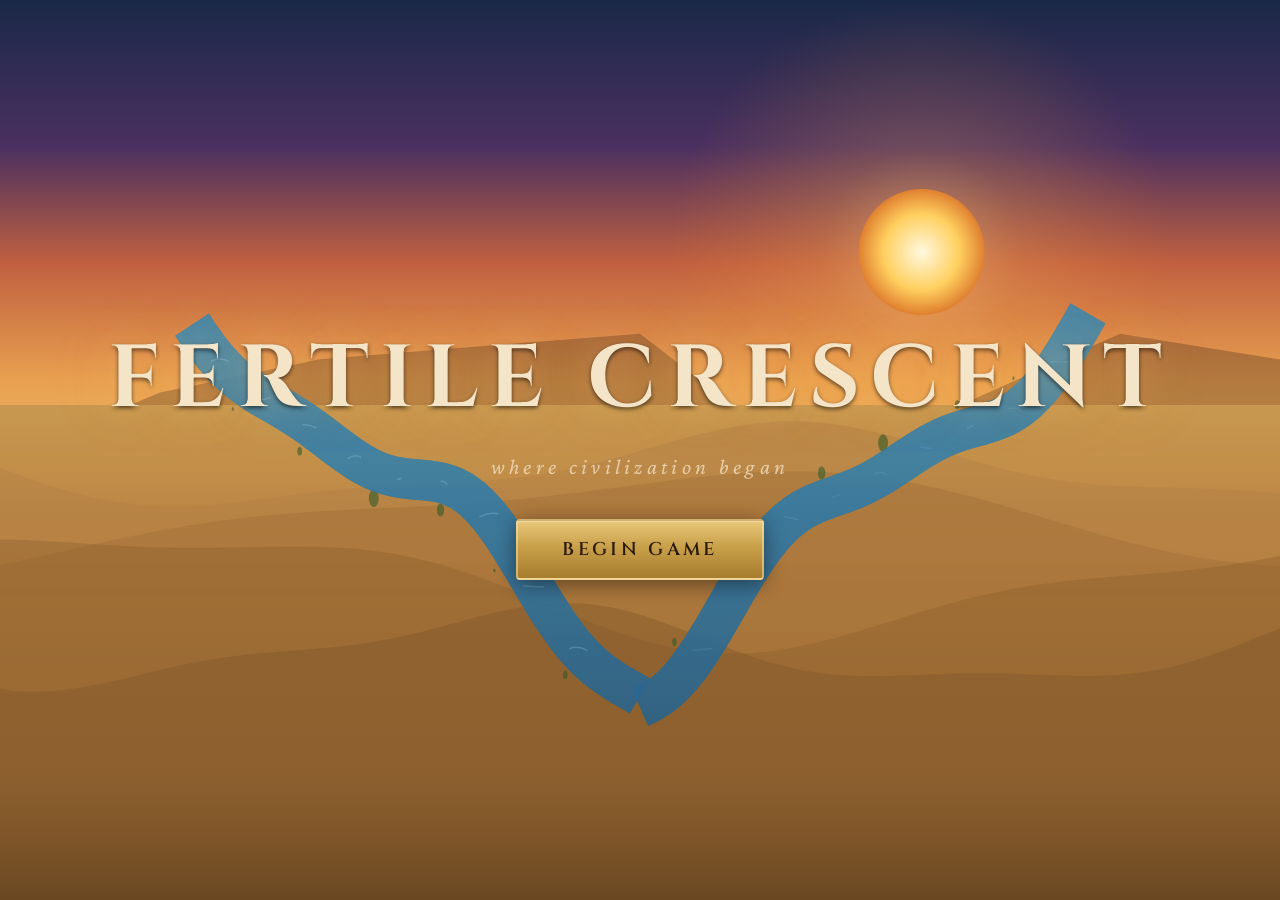
<file: index.html>
<!DOCTYPE html>
<html lang="en">
<head>
  <meta charset="UTF-8">
  <meta name="viewport" content="width=device-width, initial-scale=1.0">
  <title>Fertile Crescent</title>
  <link rel="preconnect" href="https://fonts.googleapis.com">
  <link rel="preconnect" href="https://fonts.gstatic.com" crossorigin>
  <link href="https://fonts.googleapis.com/css2?family=Cinzel:wght@400;600;700&family=Crimson+Pro:ital,wght@0,400;0,600;1,400&display=swap" rel="stylesheet">
  <link rel="stylesheet" href="css/styles.css">
</head>
<body>
  <main class="landing">
    <canvas id="scene" aria-hidden="true"></canvas>
    <div class="overlay">
      <h1 class="title">Fertile Crescent</h1>
      <p class="subtitle">Where civilization began</p>
      <button id="begin-btn" class="begin-btn" type="button">Begin Game</button>
    </div>
  </main>
  <script src="js/scene.js"></script>
  <script src="js/landing.js"></script>
</body>
</html>
</file>
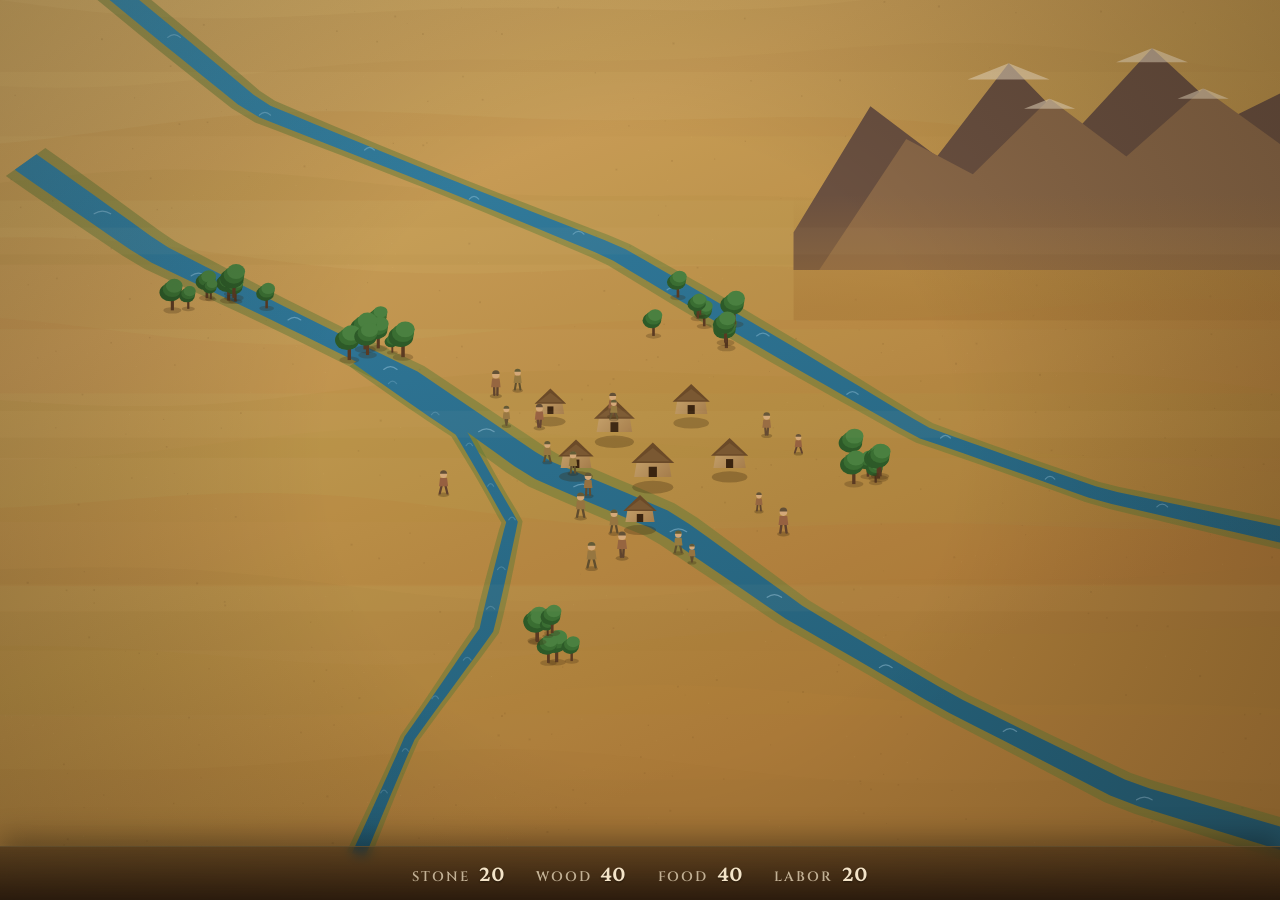
<file: game.html>
<!DOCTYPE html>
<html lang="en">
<head>
  <meta charset="UTF-8">
  <meta name="viewport" content="width=device-width, initial-scale=1.0">
  <title>Fertile Crescent — Game</title>
  <link rel="preconnect" href="https://fonts.googleapis.com">
  <link rel="preconnect" href="https://fonts.gstatic.com" crossorigin>
  <link href="https://fonts.googleapis.com/css2?family=Cinzel:wght@400;600;700&family=Crimson+Pro:ital,wght@0,400;0,600;1,400&display=swap" rel="stylesheet">
  <link rel="stylesheet" href="css/styles.css">
</head>
<body>
  <main class="game">
    <canvas id="game-board" aria-label="Fertile Crescent game board"></canvas>
    <aside class="resource-bar" aria-label="Resources">
      <ul class="resource-list">
        <li class="resource" data-resource="stone">
          <span class="resource-label">Stone</span>
          <span class="resource-value" id="resource-stone">20</span>
        </li>
        <li class="resource" data-resource="wood">
          <span class="resource-label">Wood</span>
          <span class="resource-value" id="resource-wood">40</span>
        </li>
        <li class="resource" data-resource="food">
          <span class="resource-label">Food</span>
          <span class="resource-value" id="resource-food">40</span>
        </li>
        <li class="resource" data-resource="labor">
          <span class="resource-label">Labor</span>
          <span class="resource-value" id="resource-labor">20</span>
        </li>
      </ul>
    </aside>
  </main>
  <script src="js/resources.js"></script>
  <script src="js/game.js"></script>
</body>
</html>
</file>
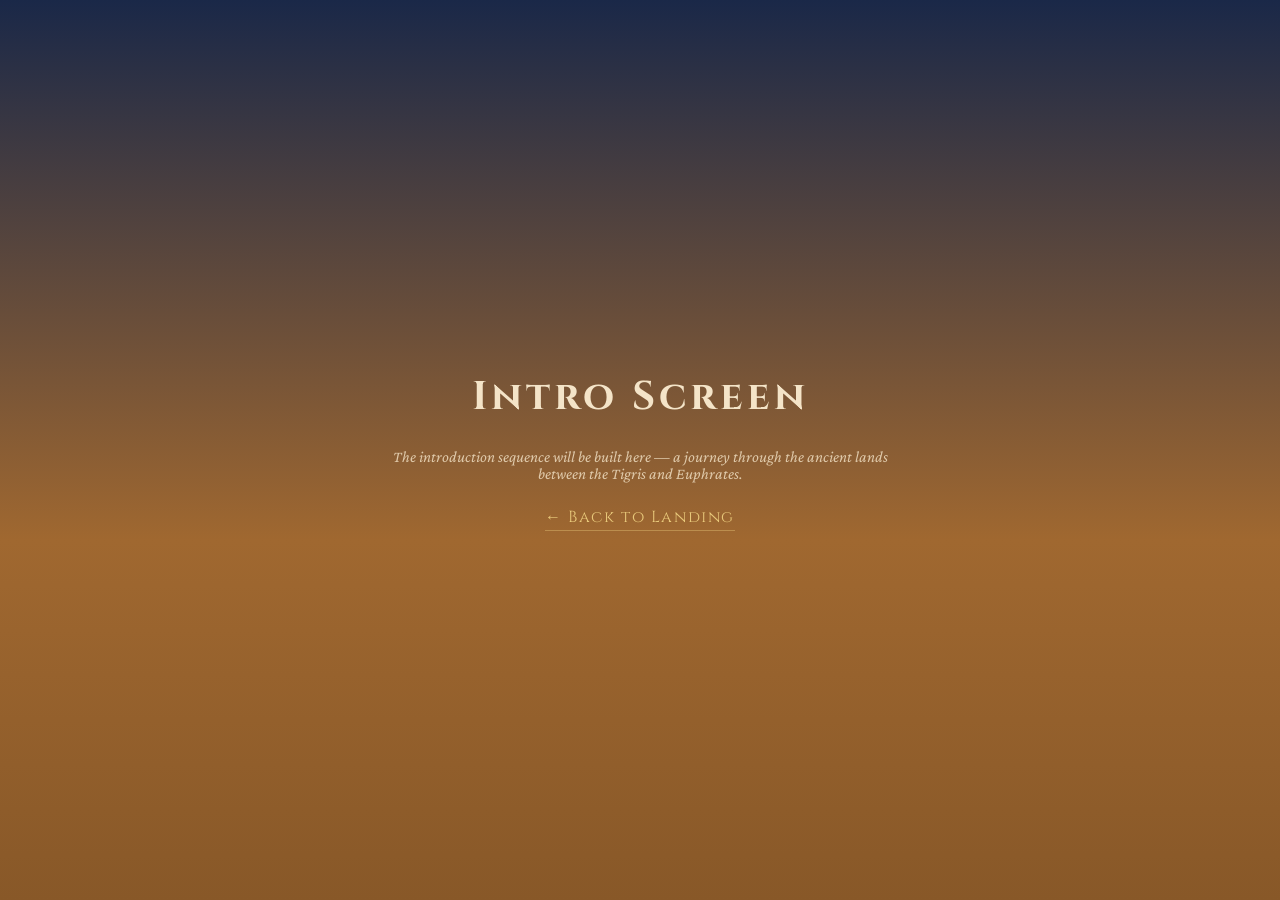
<file: intro.html>
<!DOCTYPE html>
<html lang="en">
<head>
  <meta charset="UTF-8">
  <meta name="viewport" content="width=device-width, initial-scale=1.0">
  <title>Fertile Crescent — Intro</title>
  <link rel="preconnect" href="https://fonts.googleapis.com">
  <link rel="preconnect" href="https://fonts.gstatic.com" crossorigin>
  <link href="https://fonts.googleapis.com/css2?family=Cinzel:wght@400;600&family=Crimson+Pro:ital@0;1&display=swap" rel="stylesheet">
  <link rel="stylesheet" href="css/styles.css">
  <style>
  .placeholder {
    min-height: 100vh;
    display: flex;
    flex-direction: column;
    align-items: center;
    justify-content: center;
    gap: 1.5rem;
    background: linear-gradient(180deg, #1a2848 0%, #a06830 60%, #885828 100%);
    color: #f4e4c8;
    text-align: center;
    padding: 2rem;
  }
  .placeholder h1 {
    font-family: "Cinzel", serif;
    font-size: clamp(1.5rem, 4vw, 2.5rem);
    letter-spacing: 0.1em;
  }
  .placeholder p {
    font-family: "Crimson Pro", serif;
    font-style: italic;
    opacity: 0.8;
    max-width: 32rem;
  }
  .placeholder a {
    font-family: "Cinzel", serif;
    color: #e8c87a;
    letter-spacing: 0.1em;
    text-decoration: none;
    border-bottom: 1px solid rgba(232, 200, 122, 0.4);
    padding-bottom: 2px;
  }
  .placeholder a:hover {
    color: #f4e4c8;
    border-bottom-color: #f4e4c8;
  }
  </style>
</head>
<body>
  <div class="placeholder">
    <h1>Intro Screen</h1>
    <p>The introduction sequence will be built here — a journey through the ancient lands between the Tigris and Euphrates.</p>
    <a href="index.html">← Back to Landing</a>
  </div>
</body>
</html>
</file>
<file: css/styles.css>
*,
*::before,
*::after {
  box-sizing: border-box;
  margin: 0;
  padding: 0;
}

html,
body {
  width: 100%;
  height: 100%;
  overflow: hidden;
}

body {
  font-family: "Crimson Pro", Georgia, serif;
  background: #1a0f08;
}

.landing {
  position: relative;
  width: 100%;
  height: 100%;
}

#scene {
  display: block;
  width: 100%;
  height: 100%;
}

.overlay {
  position: absolute;
  inset: 0;
  display: flex;
  flex-direction: column;
  align-items: center;
  justify-content: center;
  gap: 1rem;
  pointer-events: none;
  text-align: center;
  padding: 2rem;
}

.title {
  font-family: "Cinzel", "Times New Roman", serif;
  font-size: clamp(2.5rem, 8vw, 5.5rem);
  font-weight: 700;
  letter-spacing: 0.12em;
  text-transform: uppercase;
  color: #f4e4c8;
  text-shadow:
    0 2px 4px rgba(0, 0, 0, 0.6),
    0 0 40px rgba(255, 200, 120, 0.35),
    0 0 80px rgba(255, 160, 60, 0.2);
  animation: title-glow 4s ease-in-out infinite alternate;
}

.subtitle {
  font-size: clamp(1rem, 2.5vw, 1.35rem);
  font-style: italic;
  color: rgba(244, 228, 200, 0.75);
  letter-spacing: 0.2em;
  text-transform: lowercase;
  margin-bottom: 1.5rem;
}

.begin-btn {
  pointer-events: auto;
  font-family: "Cinzel", "Times New Roman", serif;
  font-size: clamp(0.95rem, 2vw, 1.15rem);
  font-weight: 600;
  letter-spacing: 0.18em;
  text-transform: uppercase;
  color: #2a1a0a;
  background: linear-gradient(180deg, #e8c87a 0%, #c9a04a 45%, #a67c2e 100%);
  border: 2px solid rgba(255, 230, 180, 0.5);
  border-radius: 4px;
  padding: 1rem 2.75rem;
  cursor: pointer;
  box-shadow:
    0 4px 20px rgba(0, 0, 0, 0.45),
    inset 0 1px 0 rgba(255, 255, 255, 0.35);
  transition:
    transform 0.2s ease,
    box-shadow 0.2s ease,
    background 0.2s ease;
}

.begin-btn:hover {
  transform: translateY(-2px);
  background: linear-gradient(180deg, #f0d48a 0%, #d4ad5a 45%, #b88a38 100%);
  box-shadow:
    0 8px 28px rgba(0, 0, 0, 0.5),
    0 0 24px rgba(255, 200, 100, 0.25),
    inset 0 1px 0 rgba(255, 255, 255, 0.4);
}

.begin-btn:active {
  transform: translateY(0);
  box-shadow:
    0 2px 12px rgba(0, 0, 0, 0.4),
    inset 0 1px 0 rgba(255, 255, 255, 0.25);
}

.begin-btn:focus-visible {
  outline: 2px solid #f4e4c8;
  outline-offset: 4px;
}

@keyframes title-glow {
  from {
    text-shadow:
      0 2px 4px rgba(0, 0, 0, 0.6),
      0 0 40px rgba(255, 200, 120, 0.35),
      0 0 80px rgba(255, 160, 60, 0.2);
  }
  to {
    text-shadow:
      0 2px 4px rgba(0, 0, 0, 0.6),
      0 0 50px rgba(255, 210, 140, 0.5),
      0 0 100px rgba(255, 170, 70, 0.3);
  }
}

/* —— Game board —— */
.game {
  position: relative;
  width: 100%;
  height: 100%;
  background: #a87838;
}

#game-board {
  display: block;
  width: 100%;
  height: 100%;
}

.resource-bar {
  position: absolute;
  left: 0;
  right: 0;
  bottom: 0;
  z-index: 2;
  padding: 0.65rem 1rem calc(0.65rem + env(safe-area-inset-bottom, 0px));
  background: linear-gradient(
    180deg,
    rgba(42, 26, 12, 0.55) 0%,
    rgba(28, 16, 8, 0.88) 100%
  );
  border-top: 1px solid rgba(232, 200, 122, 0.28);
  box-shadow: 0 -8px 28px rgba(0, 0, 0, 0.35);
  backdrop-filter: blur(6px);
}

.resource-list {
  list-style: none;
  display: flex;
  flex-wrap: wrap;
  justify-content: center;
  align-items: stretch;
  gap: 0.5rem 1.25rem;
  max-width: 52rem;
  margin: 0 auto;
}

.resource {
  display: flex;
  align-items: baseline;
  gap: 0.55rem;
  min-width: 5.5rem;
  padding: 0.2rem 0.35rem;
}

.resource-label {
  font-family: "Cinzel", "Times New Roman", serif;
  font-size: clamp(0.7rem, 1.6vw, 0.85rem);
  font-weight: 600;
  letter-spacing: 0.14em;
  text-transform: uppercase;
  color: rgba(244, 228, 200, 0.72);
}

.resource-value {
  font-family: "Crimson Pro", Georgia, serif;
  font-size: clamp(1.15rem, 2.6vw, 1.45rem);
  font-weight: 600;
  color: #f4e4c8;
  min-width: 1.5ch;
  text-shadow: 0 1px 2px rgba(0, 0, 0, 0.45);
  transition: color 0.25s ease, transform 0.25s ease;
}

.resource-value.is-updated {
  color: #e8c87a;
  transform: translateY(-1px);
}

@media (max-width: 480px) {
  .resource-list {
    gap: 0.35rem 0.75rem;
  }

  .resource {
    min-width: 4.5rem;
    gap: 0.4rem;
  }
}
</file>
